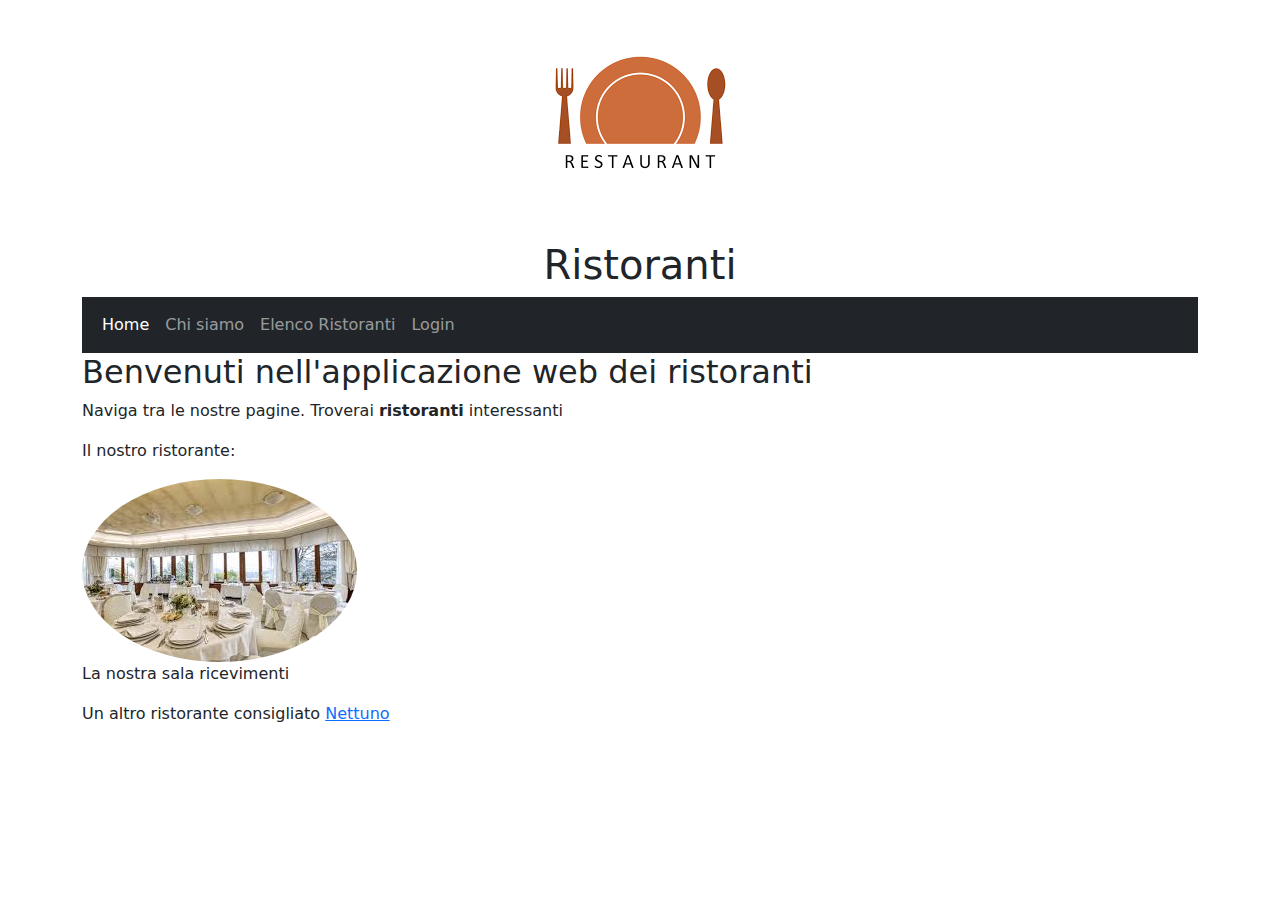
<file: DemoWebApp2024/target/classes/static/index.html>
<html>
<head>
    <title>Ristoranti</title>
    <link rel="stylesheet" href="css/generico.css" />

    <link href="https://cdn.jsdelivr.net/npm/bootstrap@5.3.3/dist/css/bootstrap.min.css" rel="stylesheet">

    <!-- Latest compiled JavaScript -->
    <script src="https://cdn.jsdelivr.net/npm/bootstrap@5.3.3/dist/js/bootstrap.bundle.min.js"></script>
</head>
<body class="container">
    <header id="primoheader">
        <figure>
            <img id="primoheader" src="images/logo.png" /></figure>
        <h1>Ristoranti</h1>
        <nav class="navbar navbar-expand-sm bg-dark navbar-dark">
            <div class="container-fluid">
            <ul class="navbar-nav">
                <li class="vocemenu nav-item"><a class="nav-link active">Home</a></li>
                <li class="vocemenu nav-item"><a class="nav-link" href="chisiamo.html">Chi siamo</a></li>
                <li class="vocemenu nav-item"><a class="nav-link" href="ristoranti">Elenco Ristoranti</a></li>
                <li class="vocemenu nav-item"><a class="nav-link" href="login.html">Login</a></li>
            </ul>
            </div>
        </nav>

    </header>
    <h2>Benvenuti nell'applicazione web dei ristoranti</h2>
    <p>Naviga tra le nostre pagine. Troverai <strong>ristoranti</strong> interessanti</p>
    <p>Il nostro ristorante:</p>
    <figure>
        <img class="rounded-circle" src="images/fotoristorante.jpeg" />
        <figcaption>La nostra sala ricevimenti</figcaption>
    </figure>
    <aside class="vocemenu">
        Un altro ristorante consigliato <a href="https://www.ristorantepizzerianettuno.com/">Nettuno</a>
    </aside>
</body>
</html>
</file>
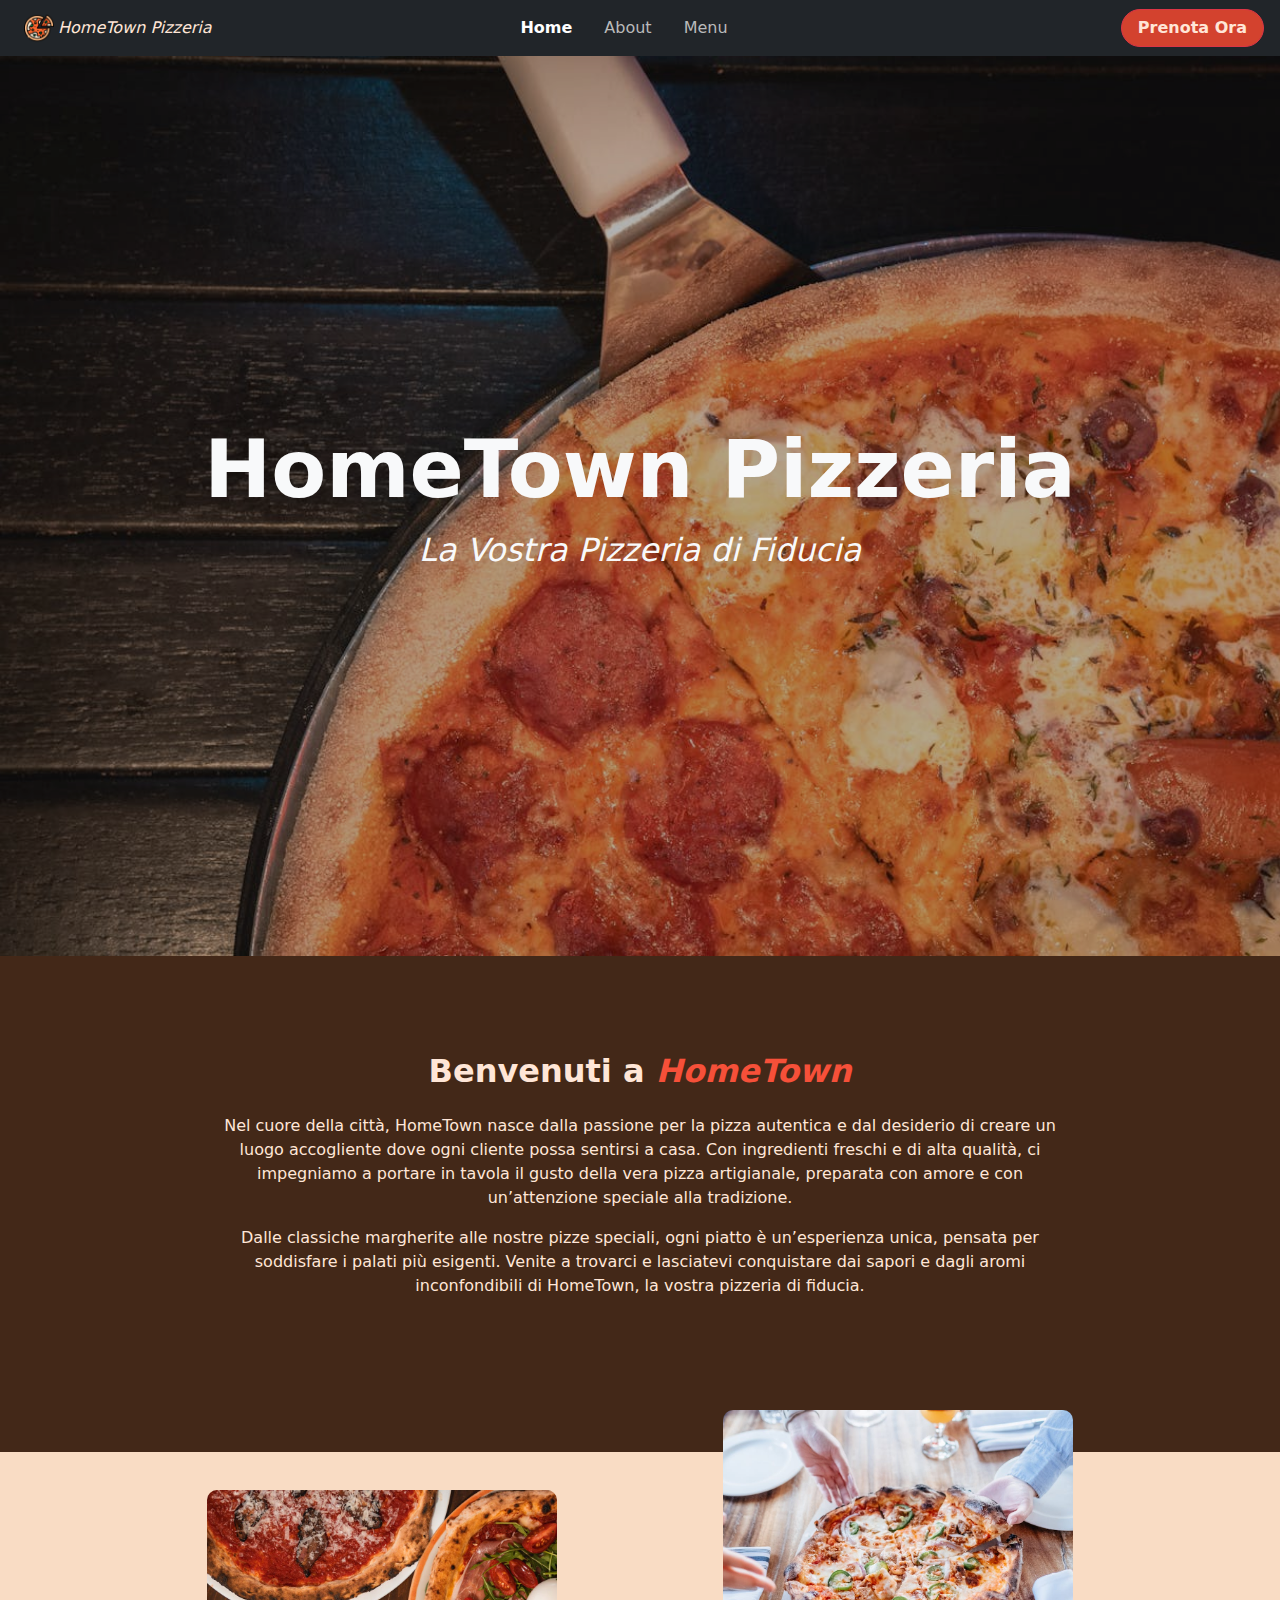
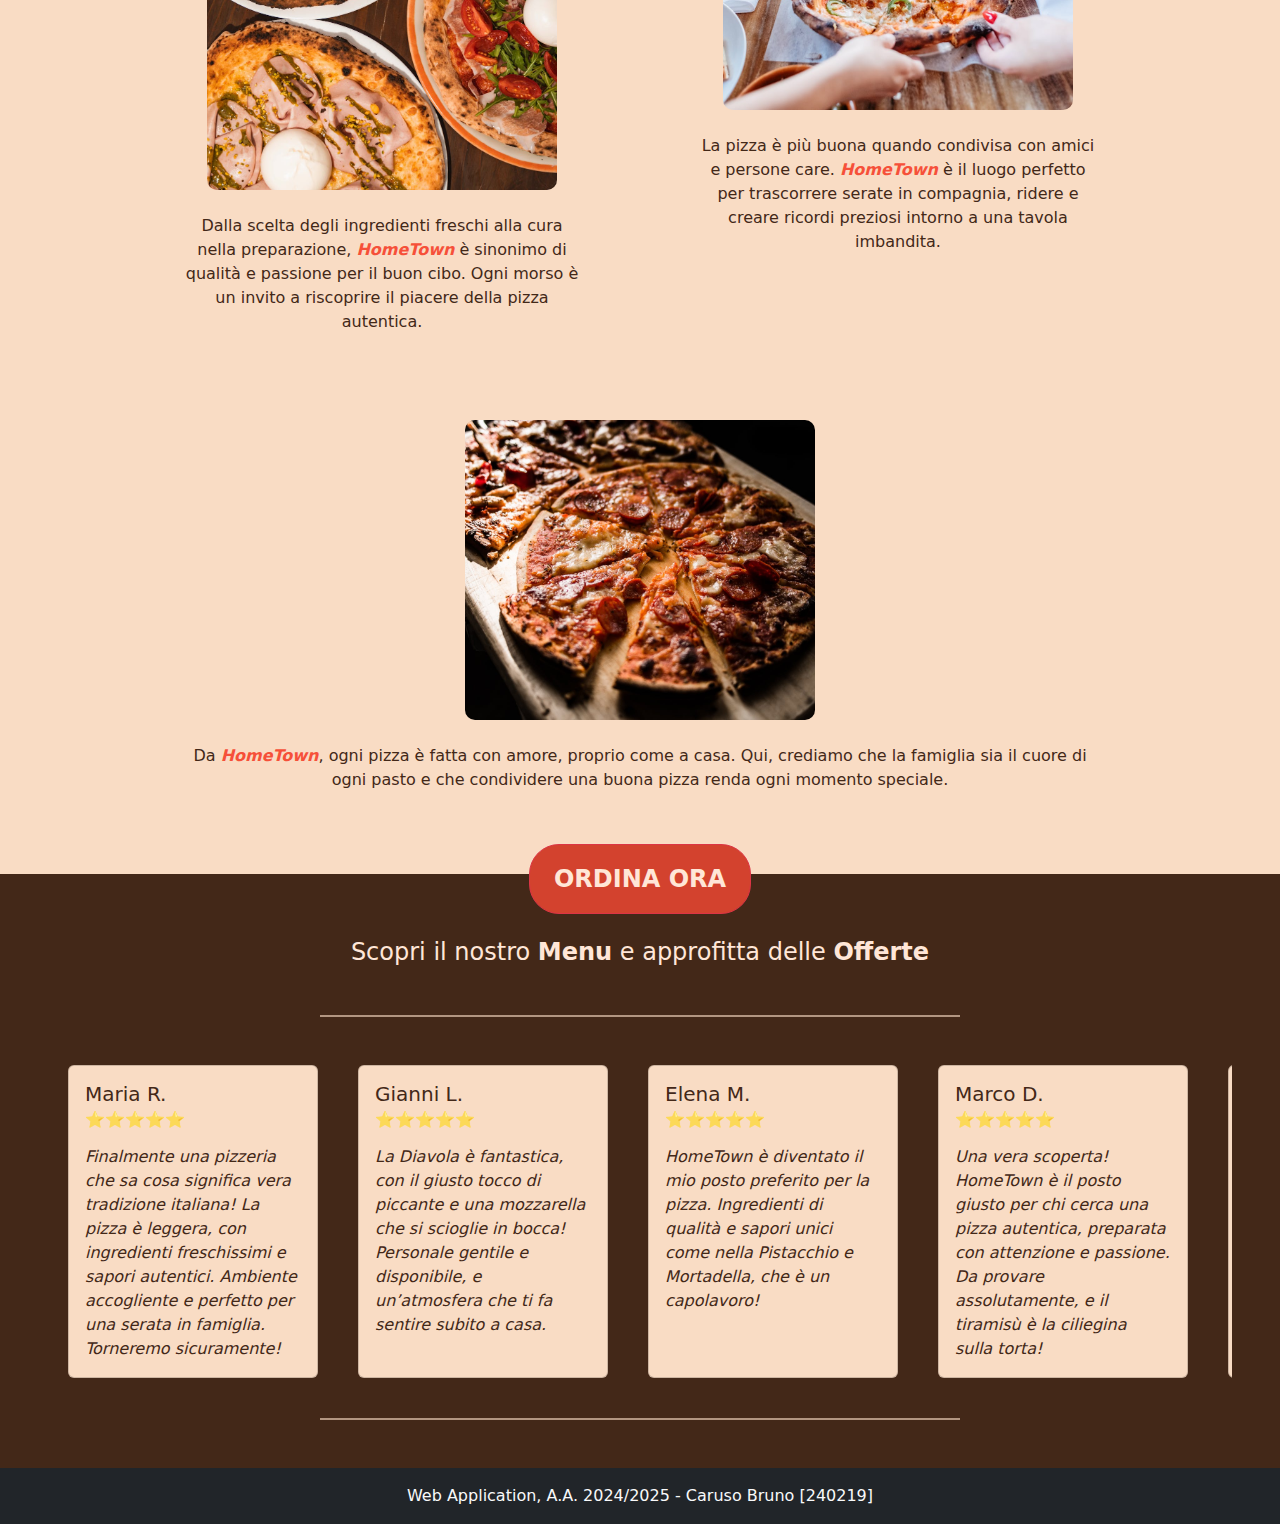
<file: Sito per Ristoranti/src/main/resources/static/index.html>
<!DOCTYPE html>
<html lang="en">
<head>
    <meta charset="UTF-8">
    <title>HomeTown Pizzeria</title>

    <!-- Bootstrap CSS -->
    <!-- [Caricamento di Bootstrap via CDN] -->
    <link href="https://cdn.jsdelivr.net/npm/bootstrap@5.3.3/dist/css/bootstrap.min.css" rel="stylesheet"
          integrity="sha384-QWTKZyjpPEjISv5WaRU9OFeRpok6YctnYmDr5pNlyT2bRjXh0JMhjY6hW+ALEwIH" crossorigin="anonymous">
    <!-- Bootstrap JS Bundle con Popper -->
    <script src="https://cdn.jsdelivr.net/npm/bootstrap@5.3.3/dist/js/bootstrap.bundle.min.js"
            integrity="sha384-YvpcrYf0tY3lHB60NNkmXc5s9fDVZLESaAA55NDzOxhy9GkcIdslK1eN7N6jIeHz"
            crossorigin="anonymous">
    </script>

    <!-- Google Icons -->
    <link rel="stylesheet" href="https://fonts.googleapis.com/css2?family=Material+Symbols+Outlined:opsz,wght,FILL,GRAD@20..48,100..700,0..1,-50..200&icon_names=do_not_disturb_on" />

    <link rel="stylesheet" href="css/style.css">
    <link rel="icon" href="img/pizza-icon.png">
    <script src="js/laodReview.js" defer></script>
</head>
<body>
    <header>
        <nav class="navbar-container row g-0 d-flex align-items-center bg-dark color-default" data-bs-theme="dark">
            <div class="col py-2">
                <a class="navbar-brand px-4 d-flex align-items-center" href="index.html">
                    <img src="./img/pizza-icon.png" alt="Logo-Image" width="30" height="30">
                    <p class="logo-title ps-1">HomeTown Pizzeria</p>
                </a>
            </div>
            <div class="col p-2">
                <ul class="nav main-nav d-flex align-items-center justify-content-center">
                    <li class="nav-item"><a class="nav-link active" href="#">Home</a></li>
                    <li class="nav-item"><a class="nav-link" href="#about-section">About</a></li>
                    <li class="nav-item"><a class="nav-link" href="menu.html">Menu</a></li>
                </ul>
            </div>
            <div class="col px-3 d-flex justify-content-end">
                <a class="btn px-3 btn-danger btn-personal color-default" href="contact.html" role="button">Prenota Ora</a>
            </div>
        </nav>
    </header>

    <main class="bg-color-secondary color-default">
        <section class="hero-section">
            <div class="overlay title-display d-flex flex-column justify-content-center align-items-center align-self-center">
                <h1 class="title text-light">HomeTown Pizzeria</h1>
                <p class="sub-title text-light">La Vostra Pizzeria di Fiducia</p>
            </div>
        </section>

        <section id="about-section" class="about-section py-5 my-5 text-center">
            <h2 class="about-title mb-4 text-bold">Benvenuti a <span class="highlight">HomeTown</span></h2>
            <div class="d-flex justify-content-center">
                <div class="col-md-8">
                    <p>Nel cuore della città, HomeTown nasce dalla passione per la pizza autentica e dal desiderio di creare un luogo
                        accogliente dove ogni cliente possa sentirsi a casa.
                        Con ingredienti freschi e di alta qualità, ci impegniamo a portare in tavola il gusto della vera pizza artigianale,
                        preparata con amore e con un’attenzione speciale alla tradizione.
                    </p>
                    <p>Dalle classiche margherite alle nostre pizze speciali, ogni piatto è un’esperienza unica, pensata per soddisfare
                        i palati più esigenti.
                        Venite a trovarci e lasciatevi conquistare dai sapori e dagli aromi inconfondibili di HomeTown,
                        la vostra pizzeria di fiducia.
                    </p>
                </div>
            </div>
        </section>

        <section class="image-show-section bg-color-primary color-secondary">
            <div class="row g-0 justify-content-center m-4">
                <div class="column-down col-sm p-2 text-center d-flex flex-column align-items-center justify-content-start">
                    <img src="./img/pizzeria-img2.jpg" alt="IMG">
                    <p class="px-5 py-4">
                        Dalla scelta degli ingredienti freschi alla cura nella preparazione,
                        <span class="highlight">HomeTown</span> è sinonimo di qualità e passione per il buon cibo. Ogni morso è
                        un invito a riscoprire il piacere della pizza autentica.
                    </p>
                </div>
                <div class="column-up col-sm p-2 text-center d-flex flex-column align-items-center justify-content-start">
                    <img src="./img/pizzeria-img1.jpg" alt="IMG">
                    <p class="px-5 py-4">
                        La pizza è più buona quando condivisa con amici e persone care.
                        <span class="highlight">HomeTown</span> è il luogo perfetto per trascorrere serate in compagnia, ridere
                        e creare ricordi preziosi intorno a una tavola imbandita.
                    </p>
                </div>
                <div class="column-down col-sm p-2 text-center d-flex flex-column align-items-center justify-content-start">
                    <img src="./img/pizzeria-img3.jpg" alt="IMG">
                    <p class="px-5 py-4">
                        Da <span class="highlight">HomeTown</span>, ogni pizza è fatta con amore, proprio come a casa.
                        Qui, crediamo che la famiglia sia il cuore di ogni pasto
                        e che condividere una buona pizza renda ogni momento speciale.
                    </p>
                </div>
            </div>
        </section>

        <section class="order-section text-center mb-5">
            <a class="btn px-4 py-3 btn-danger btn-personal color-default" href="menu.html" role="button">Ordina Ora</a>
            <h4 class="my-4">Scopri il nostro <span class="text-bold">Menu</span> e approfitta delle <span class="text-bold">Offerte</span></h4>
        </section>

        <div class="solid-divider mt-3"></div>
        <section id="reviewSectionDisplay" class="review-section mx-5 pt-5 pb-3">
            <!--
            <div class="card review-card">
                <div class="card-body">
                    <h5 class="card-title">Maria R.</h5>
                    <h6 class="card-subtitle mb-2 text-muted mb-3">⭐⭐⭐⭐⭐</h6>
                    <p class="card-text">"Finalmente una pizzeria che sa cosa significa vera tradizione italiana!
                        La pizza è leggera, con ingredienti freschissimi e sapori autentici. Ambiente accogliente
                        e perfetto per una serata in famiglia. Torneremo sicuramente!"
                    </p>
                </div>
            </div>
            <div class="card review-card">
                <div class="card-body">
                    <h5 class="card-title">Gianni L.</h5>
                    <h6 class="card-subtitle mb-2 text-muted mb-3">⭐⭐⭐⭐⭐</h6>
                    <p class="card-text">"La Diavola è fantastica, con il giusto tocco di piccante e una mozzarella che si scioglie in bocca!
                        Personale gentile e disponibile, e un’atmosfera che ti fa sentire subito a casa.
                        Un’ottima scelta per una cena in compagnia."
                    </p>
                </div>
            </div>
            <div class="card review-card">
                <div class="card-body">
                    <h5 class="card-title">Elena M.</h5>
                    <h6 class="card-subtitle mb-2 text-muted mb-3">⭐⭐⭐⭐⭐</h6>
                    <p class="card-text">"Che dire, HomeTown è diventato il mio posto preferito per la pizza.
                        Ingredienti di qualità e sapori unici come nella Pistacchio e Mortadella, che è un capolavoro!
                        Ambiente caldo e servizio impeccabile, consigliatissimo!"
                    </p>
                </div>
            </div>
            <div class="card review-card">
                <div class="card-body">
                    <h5 class="card-title">Marco D.</h5>
                    <h6 class="card-subtitle mb-2 text-muted mb-3">⭐⭐⭐⭐⭐</h6>
                    <p class="card-text">"Una vera scoperta! HomeTown è il posto giusto per chi cerca una pizza autentica,
                        preparata con attenzione e passione. Gli ingredienti sono freschi e le combinazioni di sapori ben pensate.
                        Da provare assolutamente, e il tiramisù è la ciliegina sulla torta!"
                    </p>
                </div>
            </div>
            -->
        </section>
        <div class="solid-divider mt-4 pb-5"></div>

    </main>

    <footer class="p-3 d-flex justify-content-center bg-dark text-light">
        Web Application, A.A. 2024/2025 - Caruso Bruno [240219]
    </footer>
</body>
</html>
</file>
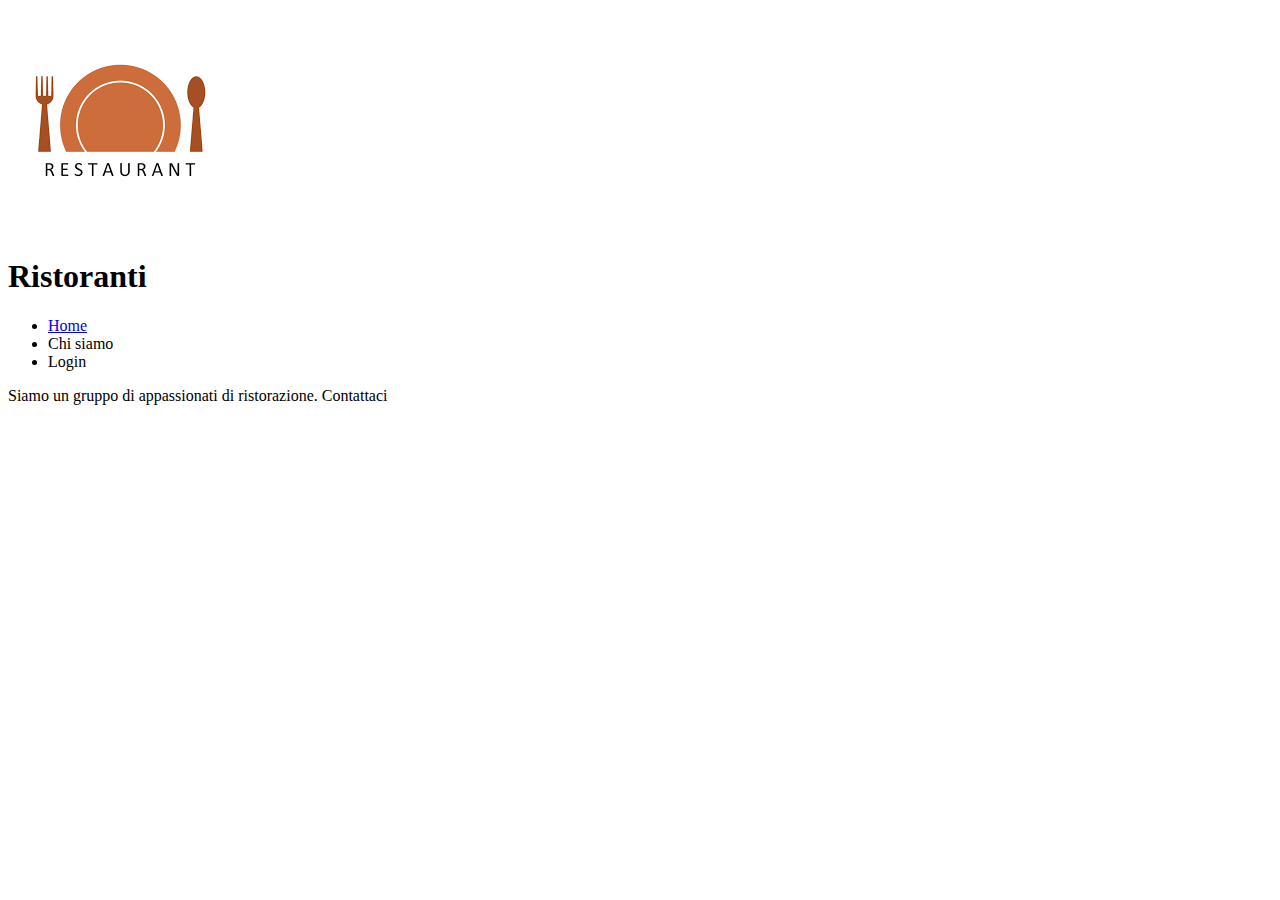
<file: DemoWebApp2024/target/classes/static/chisiamo.html>
<!DOCTYPE html>
<html lang="en">
<head>
    <meta charset="UTF-8">
    <title>Chi Siamo</title>
</head>
<body>
<header>
    <img src="images/logo.png" />
    <h1>Ristoranti</h1>
    <nav>
        <ul>
            <li><a href="/">Home</a></li>
            <li>Chi siamo</li>
            <li>Login</li>
        </ul>
    </nav>

</header>
    Siamo un gruppo di appassionati di ristorazione. Contattaci
</body>
</html>
</file>
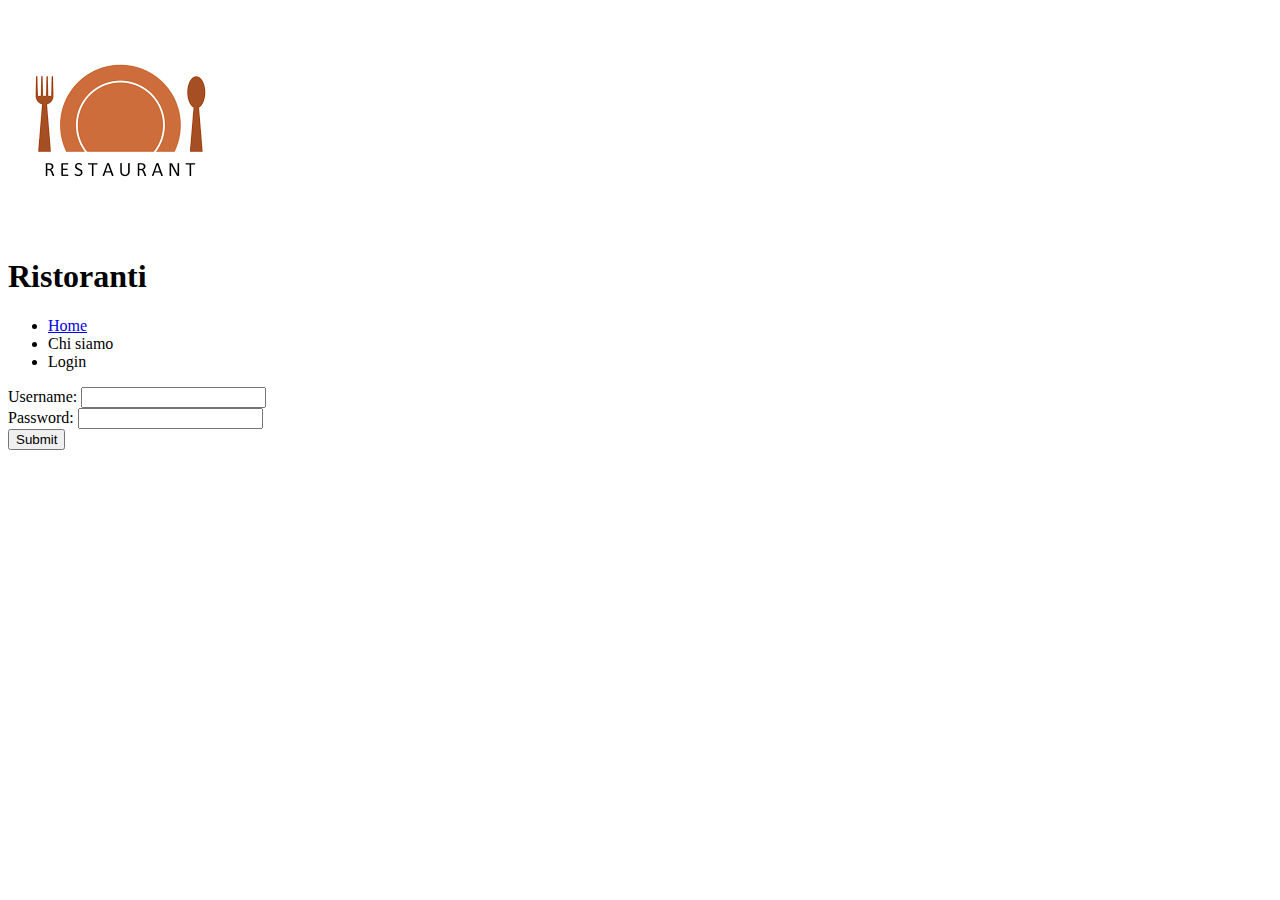
<file: DemoWebApp2024/target/classes/static/login.html>
<!DOCTYPE html>
<html lang="en">
<head>
    <meta charset="UTF-8">
    <title>Login</title>
    <script language="javascript" src="js/validateutente.js" >
    </script>
</head>
<body>
<header>
    <img src="images/logo.png" />
    <h1>Ristoranti</h1>
    <nav>
        <ul>
            <li><a href="/">Home</a></li>
            <li>Chi siamo</li>
            <li>Login</li>
        </ul>
    </nav>

</header>
<!-- onsubmit="validate(event);" -->
<form id="formSubmit" method="POST" action="doLogin" >
    <div>
        Username: <input type="text" id="user" name="username" />
    </div>
    <div>
        Password: <input type="password" name="password" />
    </div>
    <div>
        <input type="submit" />
    </div>
</form>

</body>
</html>
</file>
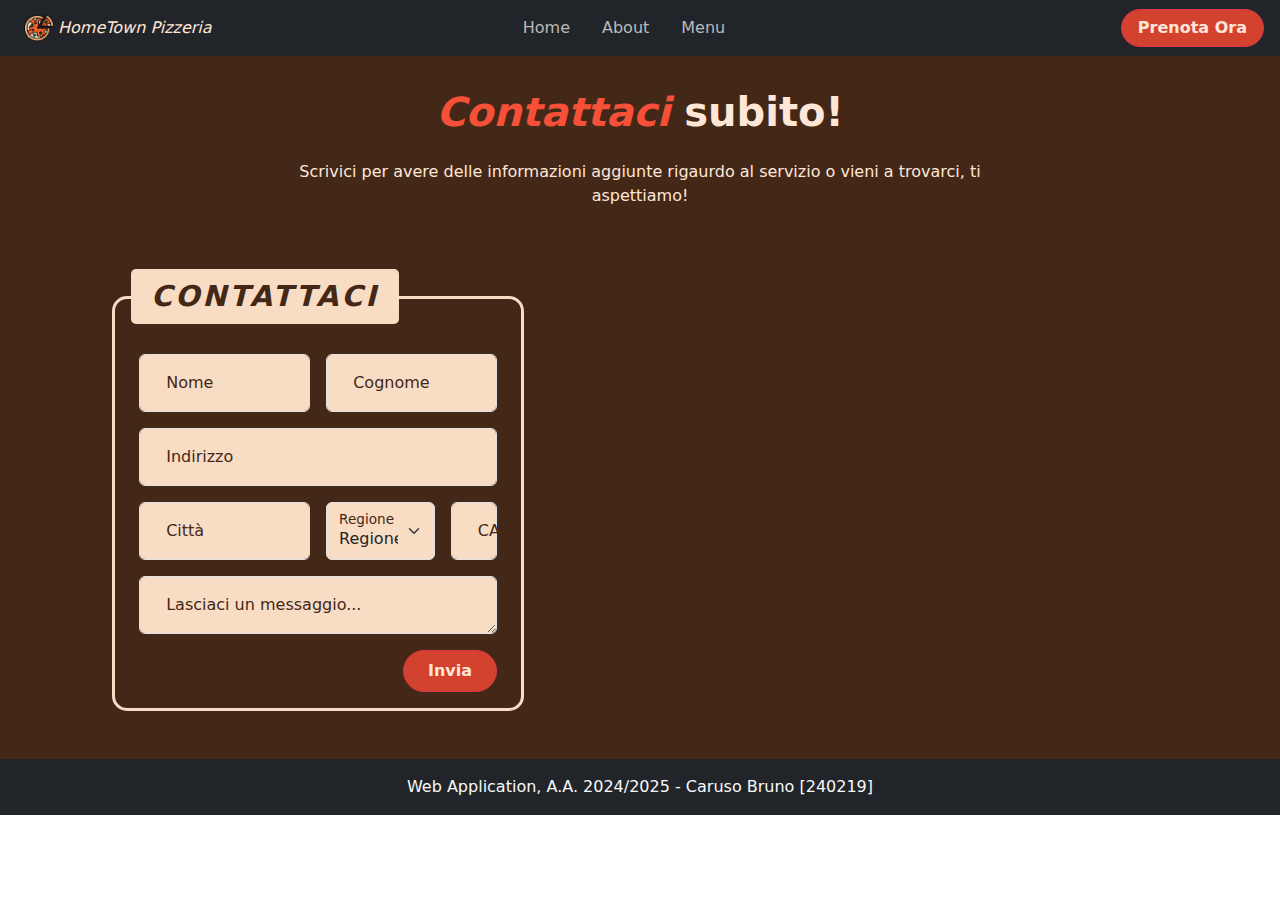
<file: Sito per Ristoranti/src/main/resources/static/contact.html>
<!DOCTYPE html>
<html lang="en">
<head>
    <meta charset="UTF-8">
    <title>Prenota Ora - HomeTown Pizzeria</title>

  <!-- Bootstrap CSS -->
  <!-- [Caricamento di Bootstrap via CDN] -->
  <link href="https://cdn.jsdelivr.net/npm/bootstrap@5.3.3/dist/css/bootstrap.min.css" rel="stylesheet"
        integrity="sha384-QWTKZyjpPEjISv5WaRU9OFeRpok6YctnYmDr5pNlyT2bRjXh0JMhjY6hW+ALEwIH" crossorigin="anonymous">
  <!-- Bootstrap JS Bundle con Popper -->
  <script src="https://cdn.jsdelivr.net/npm/bootstrap@5.3.3/dist/js/bootstrap.bundle.min.js"
          integrity="sha384-YvpcrYf0tY3lHB60NNkmXc5s9fDVZLESaAA55NDzOxhy9GkcIdslK1eN7N6jIeHz"
          crossorigin="anonymous">
  </script>

  <!-- Google Icons -->
  <link rel="stylesheet" href="https://fonts.googleapis.com/css2?family=Material+Symbols+Outlined:opsz,wght,FILL,GRAD@20..48,100..700,0..1,-50..200&icon_names=do_not_disturb_on" />

  <link rel="stylesheet" href="css/style.css">
  <link rel="icon" href="img/pizza-icon.png">
  <script src="js/validateContactForm.js" defer></script>
</head>
<body>
  <header>
    <nav class="navbar-container row g-0 d-flex align-items-center bg-dark color-default" data-bs-theme="dark">
      <div class="col py-2">
        <a class="navbar-brand px-4 d-flex align-items-center" href="index.html">
          <img src="./img/pizza-icon.png" alt="Logo-Image" width="30" height="30">
          <p class="logo-title ps-1">HomeTown Pizzeria</p>
        </a>
      </div>
      <div class="col p-2">
        <ul class="nav main-nav d-flex align-items-center justify-content-center">
          <li class="nav-item"><a class="nav-link" href="index.html">Home</a></li>
          <li class="nav-item"><a class="nav-link" href="index.html#about-section">About</a></li>
          <li class="nav-item"><a class="nav-link" href="menu.html">Menu</a></li>
        </ul>
      </div>
      <div class="col px-3 d-flex justify-content-end">
        <a class="btn px-3 btn-danger btn-personal color-default" href="#" role="button">Prenota Ora</a>
      </div>
    </nav>
  </header>

  <main class="bg-color-secondary color-default">
    <section class="contact-intro-section py-2 mb-5">
      <div class="container text-center">
        <h1 class="about-title my-4 text-bold"><span class="highlight">Contattaci</span> subito!</h1>
        <div class="d-flex justify-content-center">
          <div class="col-md-8">
            <p>
              Scrivici per avere delle informazioni aggiunte rigaurdo al servizio o vieni a trovarci, ti aspettiamo!
            </p>
          </div>
        </div>
      </div>
    </section>

    <section class="contact-info-section mx-5 px-5 py-3 pb-5 row g-0">
      <div class="contact-form-container form-container boxed-container col mx-3 px-3">
        <div class="d-flex justify-content-start">
          <h5 class="boxed-container-heading text-bold bg-color-secondary boxed-title-top">Contattaci</h5>
        </div>
        <form id="contactForm" class="row g-3 px-2 pb-3 color-secondary">
          <div class="form-floating col-md-6">
            <input id="inputFirstName" type="text" class="form-control"
                   placeholder="Nome" pattern="^[A-Za-z\s]+$" required>
            <label for="inputFirstName">Nome</label>
          </div>
          <div class="form-floating col-md-6">
            <input id="inputLastName" type="text" class="form-control"
                   placeholder="Cognome" pattern="^[A-Za-z\s]+$" required>
            <label for="inputLastName">Cognome</label>
          </div>
          <div class="form-floating col-md-12">
            <input id="inputAddress" type="text" class="form-control"
                   placeholder="Indirizzo" pattern="^[A-Za-z\s,0-9]+$" required>
            <label for="inputAddress">Indirizzo</label>
          </div>
          <div class="form-floating col-md-6">
            <input id="inputCity" type="text" class="form-control"
                   placeholder="Città" pattern="^[A-Za-z\s']+$" required>
            <label for="inputCity">Città</label>
          </div>
          <div class="form-floating col-md-4">
            <select class="form-select" id="inputStateRegion" required>
              <option value="" disabled selected>Regione di Provenienza</option>
              <option value="ABR">Abruzzo</option>
              <option value="BAS">Basilicata</option>
              <option value="CAL">Calabria</option>
              <option value="CAM">Campania</option>
              <option value="EMR">Emilia-Romagna</option>
              <option value="FVG">Friuli Venezia Giulia</option>
              <option value="LAZ">Lazio</option>
              <option value="LIG">Liguria</option>
              <option value="LOM">Lombardia</option>
              <option value="MAR">Marche</option>
              <option value="MOL">Molise</option>
              <option value="PIE">Piemonte</option>
              <option value="PUG">Puglia</option>
              <option value="SAR">Sardegna</option>
              <option value="SIC">Sicilia</option>
              <option value="TOS">Toscana</option>
              <option value="TAA">Trentino-Alto Adige</option>
              <option value="UMB">Umbria</option>
              <option value="VDA">Valle d'Aosta</option>
              <option value="VEN">Veneto</option>
            </select>
            <label for="inputStateRegion">Regione</label>
          </div>

          <div class="form-floating col-md-2">
            <input id="inputCap" type="text" class="form-control"
                   placeholder="CAP" pattern="^\d{5}$" required>
            <label for="inputCity">CAP</label>
          </div>

          <div class="form-floating col-md-12">
            <textarea id="messageTextArea" class="form-control" placeholder="Lasciaci un messaggio..."></textarea>
            <label for="messageTextArea">Lasciaci un messaggio...</label>
          </div>
          <div class="col-12 d-flex justify-content-end">
            <button type="submit" class="btn btn-danger btn-personal px-4 py-2 color-default">Invia</button>
          </div>
        </form>
      </div>
      <div class="contact-map-container col mx-3 px-3 d-flex justify-content-center align-items-center">
        <iframe src="https://www.google.com/maps/embed?pb=!1m18!1m12!1m3!1d3130.8652748627833!2d16.028792802158573!3d38.30578910506054!2m3!1f0!2f0!3f0!3m2!1i1024!2i768!4f13.1!3m3!1m2!1s0x13151b96fd634049%3A0x4da1a2b6724d9567!2sPizzeria%20%22Il%20Capriccio%22!5e0!3m2!1sit!2sit!4v1730448803669!5m2!1sit!2sit"
                class="contact-map" allowfullscreen="" loading="lazy" referrerpolicy="no-referrer-when-downgrade">
        </iframe>
      </div>
    </section>

  </main>

  <footer class="p-3 d-flex justify-content-center bg-dark text-light">
        Web Application, A.A. 2024/2025 - Caruso Bruno [240219]
    </footer>
</body>
</html>
</file>
<file: DemoWebApp2024/target/classes/static/css/generico.css>
header {
    text-align: center;
}

body{
    background-color: yellow;
}

header img {
    border-radius: 50%;
}

/*nav li{
    display: inline;
}*/
</file>
<file: Sito per Ristoranti/src/main/resources/static/css/style.css>
/* Global */

* {
    margin: 0;
    padding: 0;
    box-sizing: border-box;
}

body { height: 100vh; }

.text-bold { font-weight: bold; }
.bg-color-primary { background-color: #f9dcc4; !important; }
.bg-color-secondary { background-color: #432818; !important; }
.bg-color-default { background-color: #ffe6d7; !important; }

.color-primary { color: #f9dcc4; !important; }
.color-secondary { color: #432818; !important; }
.color-default { color: #ffe6d7; !important; }

.highlight {
    color: #f65039;
    font-style: italic;
    font-weight: 700;
}

.btn.btn-personal {
    background-color: #d3422e;
    border-radius: 30px;

    font-weight: 600;
}

.boxed-container {
    border: 3px solid #f9dcc4;
    border-radius: 15px;
}

.boxed-container .boxed-container-heading {
    margin-top: -50px;
    margin-bottom: 30px;
    padding: 10px 20px;

    border-radius: 5px;
    background-color: #f9dcc4;
    color: #432818;

    text-transform: uppercase;
    font-size: 1.8em;
    font-style: oblique;
    letter-spacing: .1em;
}

.boxed-container .boxed-container-heading.boxed-title-top {
    margin-top: -30px;
}

.solid-divider {
    border-top: 2px solid rgba(249, 220, 196, 0.61);

    width: 50%;
    transform: translateX(50%);
}

/* Icons Settings */
.material-symbols-outlined {
    font-variation-settings:
             'FILL' 0,
             'wght' 400,
             'GRAD' 0,
             'opsz' 24
}

.icon-personal {
    margin-bottom: -.25em;
    padding: .25em;

    font-size: 1em;
}





/* Header & Navigation */

.logo-title {
    margin: 0;
    padding: 0;
    font-style: italic;
}

.nav.main-nav .nav-link {
    font-weight: 400;
    color: #bababa;
}

.nav.main-nav .nav-link:hover {
    font-weight: 400;
    color: #e8e8e8;
}

.nav.main-nav .nav-link.active, .nav.main-nav .nav-link.active:hover  {
    font-weight: 700;
    color: white;
}

/* Hero Section */

.hero-section {
    height: 100vh;
    width: 100%;
    background-image: url("../img/pizzeria-hero.jpg");
    background-repeat: no-repeat;
    background-size: cover;
}

.hero-section .overlay {
    width: 100%;
    height: 100%;
    background-color: rgba(0, 0, 0, 0.3);
}
/*
.title-display {
    display: flex;
    flex-direction: column;
    flex-wrap: wrap;
    justify-content: center;
    align-content: center;
    align-items: center;
}
*/
.title-display .title {
    font-size: 5em;
    font-weight: bold;
}
.title-display .sub-title {
    font-size: 2em;
    font-style: italic;
}

/* Image Show */
.image-show-section {
    margin-top: 90px;
    padding: 0 100px 10px;
}

.image-show-container {
    display: flex;
    flex-direction: column;
    justify-content: center;
    align-items: center;
}

.image-show-section .column-up {
    margin-top: -50px;
}

.image-show-section .column-down {
    margin-top: 30px;
}

.image-show-section img {
    width: 350px;
    height: 300px;
    object-fit: cover;
    border-radius: 10px;
}

/* Order Section */

.order-section .btn {
    margin-top: -30px;

    font-size: 1.5em;
    font-weight: 800;
    text-transform: uppercase;
}

/* Review Section */
.review-section {
    display: flex;
    justify-content: flex-start;
    flex-wrap: nowrap;
    overflow: auto;
}

.review-section::-webkit-scrollbar {
    width: 5px;
    height: 5px;
}
.review-section::-webkit-scrollbar-track {
    background-color: #432818;
}
.review-section::-webkit-scrollbar-thumb {
    background: #ffe6d7;
    border-radius: 10px;
}
.review-section::-webkit-scrollbar-thumb:hover {
    background: #f9dcc4;
}

.review-section .review-card {
    display: inline-block;
    position: relative;

    margin: 0 20px;
    min-width: 250px;
    height: auto;

    text-wrap: pretty;
    background-color: #f9dcc4;
    color: #432818;
}
.review-section .review-card p {
    font-style: italic;
}

/* Menu Show & Table */
.menu-show-section {
    padding-top: 50px;
}

.menu-table-section {
    padding: 0 90px 50px;
}

.menu-table-section .table-container {
    margin: 100px 30px;
    padding: 20px 20px 10px;

}
.menu-table-section .table-container:last-child {
    margin-bottom: 0;
}

.menu-table-section .table-container .table {
    --bs-table-color: #ffe6d7;
    --bs-table-bg: #432818;
    --bs-table-border-color: transparent;
}

.menu-table-section .table-container .table th {
    --bs-table-color: rgba(255, 230, 215, 0.63);
    font-style: italic;
}

.menu-table-section .table-container tbody tr td:first-child{
    font-weight: bold;
    font-style: italic;
    font-size: 1em;
}

.menu-table-section .table-container .customer-recommended td {
    background-color: rgba(249, 220, 196, 0.25);
}

.menu-table-section .table-container .customer-recommended td:first-child {
    display: flex;
    justify-content: space-between;
}

/* Form Section */
.form-container input, .form-container form select, .form-container form textarea,
.form-container input:focus, .form-container form select:focus, .form-container form textarea:focus{
    background-color: #f9dcc4;
}
.form-container label::before {
    content: "";

    display: inline-block;
    position: relative;
    left: -5px;
    min-width: 10px;
    min-height: 10px;

    margin-left: 5px;


    border-radius: 50%;
    background-color: transparent;
    color: transparent;
}

.form-container input:valid ~ label::before { background-color: green; }
.form-container input:invalid ~ label::before { background-color: red; }
.form-container input:placeholder-shown ~ label::before { background-color: transparent; }


.form-container .row .form-floating label { padding-left: 1.2em; }
.form-container .row .form-floating .form-select ~ label { padding-left: 0.4em;}

.form-container .form-floating .form-control:focus ~ label,
.form-container .form-floating .form-control:not(:placeholder-shown) ~ label,
.form-container .form-floating .form-select ~ label
{
    color: rgba(67, 40, 24, 1);
}

.form-container .form-floating .form-control:focus ~ label::after,
.form-container .form-floating .form-control:not(:placeholder-shown) ~ label::after,
.form-container .form-floating .form-select ~ label::after
{
    background-color: transparent;
    color: #432818;
}

.form-select {
    height: auto;
}

.notes-area {
    height: 100px;
}

.contact-map {
    width: 580px;
    height: 400px;

    border: 0;
    border-radius: 15px;
}
</file>
